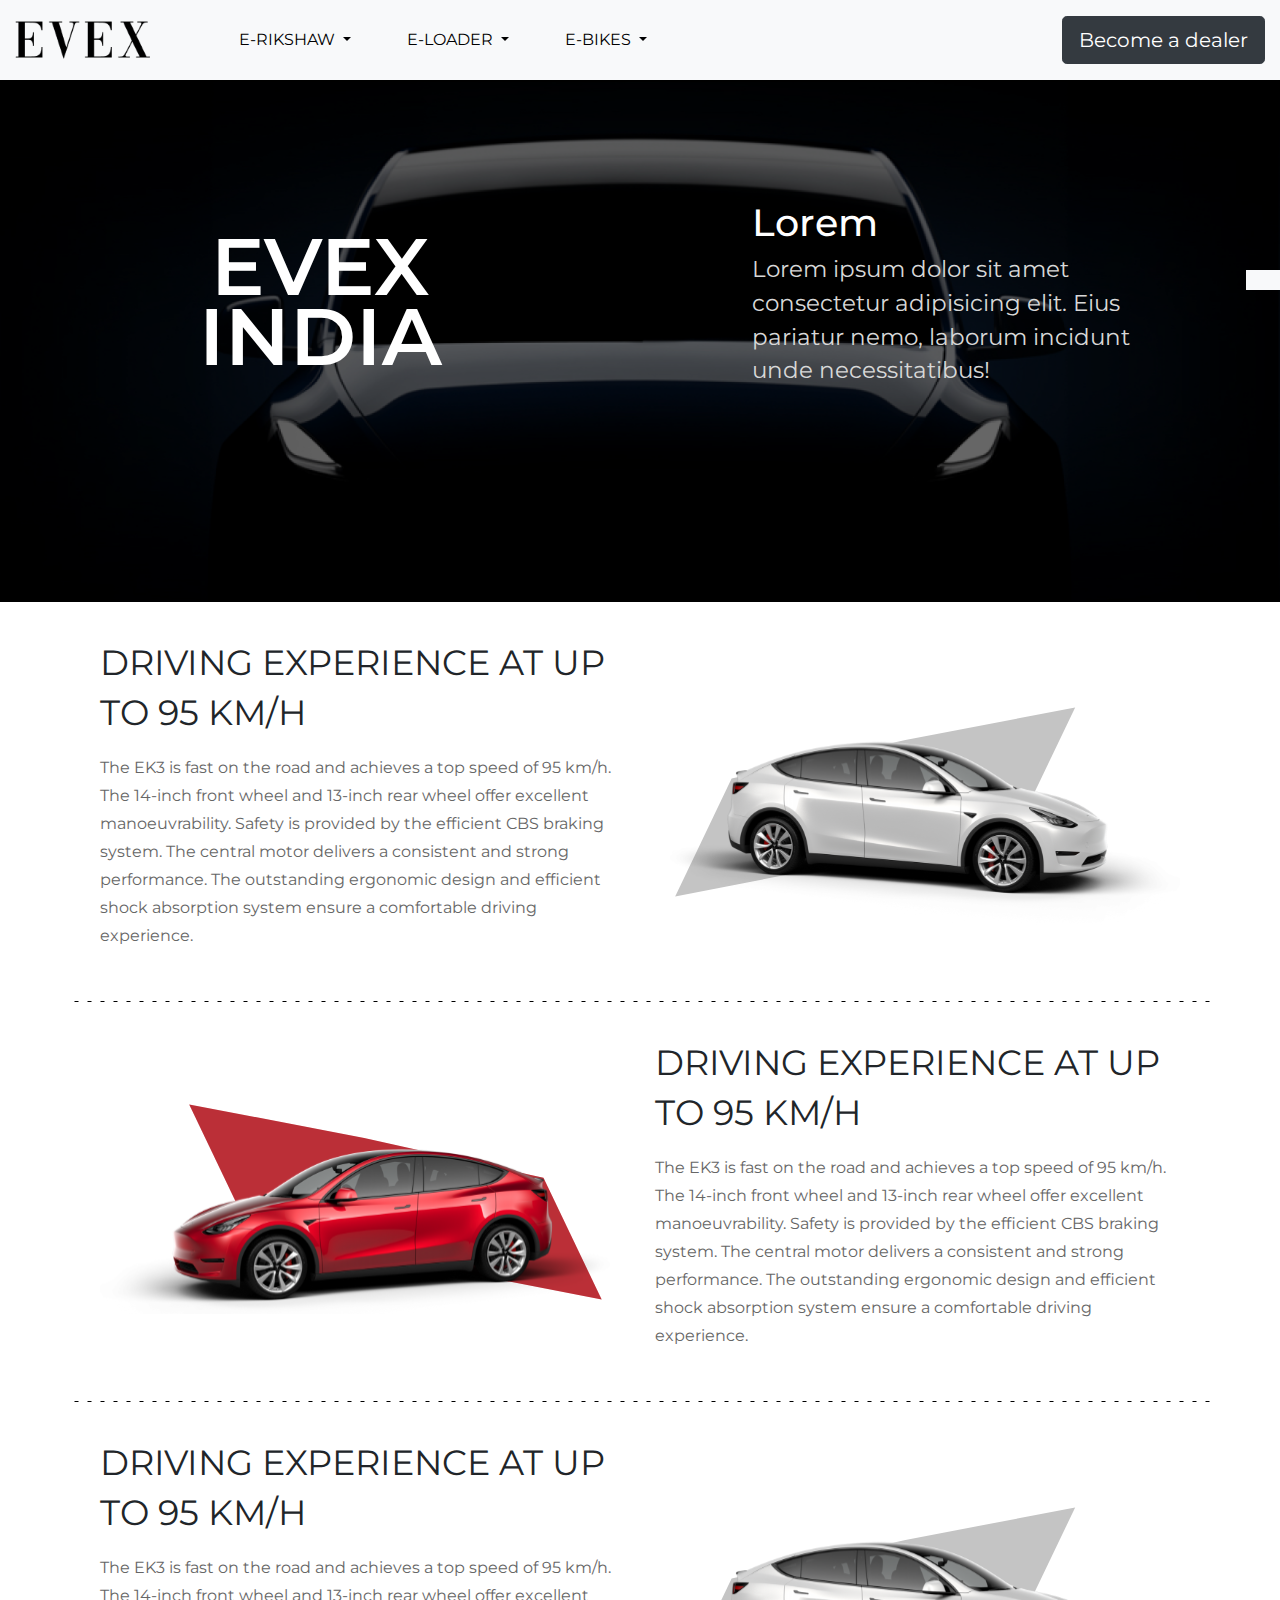
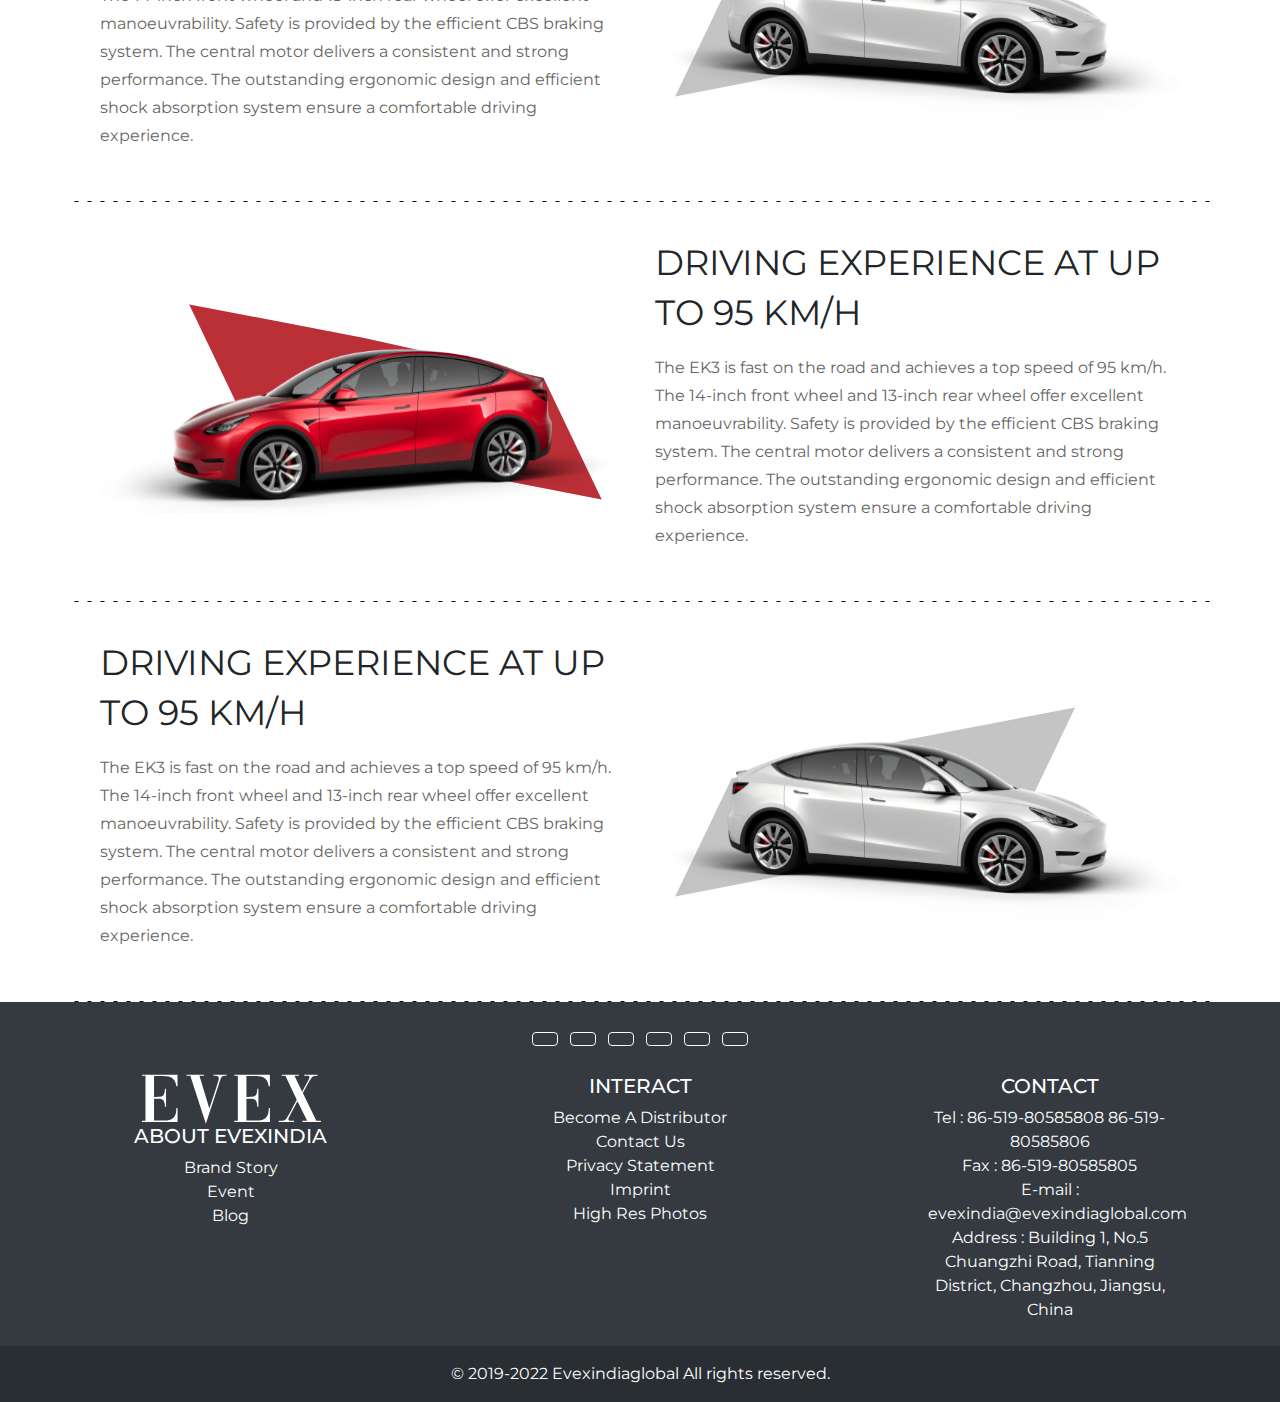
<file: product.html>
<!DOCTYPE html>
<html lang="en">
  <head>
    <meta charset="UTF-8" />
    <meta http-equiv="X-UA-Compatible" content="IE=edge" />
    <meta name="viewport" content="width=device-width, initial-scale=1.0" />
    <title>Product</title>
    <link rel="stylesheet" href="product.css" />
    <!-- CSS only -->
    <link
      href="https://cdn.jsdelivr.net/npm/bootstrap@5.1.3/dist/css/bootstrap.min.css"
      rel="stylesheet"
      integrity="sha384-1BmE4kWBq78iYhFldvKuhfTAU6auU8tT94WrHftjDbrCEXSU1oBoqyl2QvZ6jIW3"
      crossorigin="anonymous"
    />
    <!-- FONTAWESOME  -->
    <link
      rel="stylesheet"
      href="https://cdnjs.cloudflare.com/ajax/libs/font-awesome/6.1.1/css/all.min.css"
      integrity="sha512-KfkfwYDsLkIlwQp6LFnl8zNdLGxu9YAA1QvwINks4PhcElQSvqcyVLLD9aMhXd13uQjoXtEKNosOWaZqXgel0g=="
      crossorigin="anonymous"
      referrerpolicy="no-referrer"
    />
    <link
      href="https://fonts.googleapis.com/css2?family=Montserrat:wght@300;400&display=swap"
      rel="stylesheet"
    />
    <link
      href="https://cdnjs.cloudflare.com/ajax/libs/twitter-bootstrap/4.6.0/css/bootstrap.min.css"
      rel="stylesheet"
    />
  </head>
  <body>
    <header class="d-flex border">
      <nav
        class="navbar navbar-default fixed-top navbar-expand-lg w-100 bg-light"
      >
        <div class="container-fluid">
          <a class="navbar-brand" href="index.html">
            <div class="logo-container">
              <img src="assets/EVEX.png" width="75%" height="75%" alt="logo" />
            </div>
          </a>
          <button
            class="navbar-toggler"
            type="button"
            data-bs-toggle="collapse"
            data-bs-target="#navbarSupportedContent"
            aria-controls="navbarSupportedContent"
            aria-expanded="false"
            aria-label="Toggle navigation"
          >
            <span class="navbar-toggler-icon">
              <i class="fa-solid fa-bars"></i>
            </span>
          </button>
          <div
            class="collapse navbar-collapse justify-content-start"
            id="navbarSupportedContent"
          >
            <ul class="navbar-nav mb-2 mb-lg-0 navbar-ul">
              <li class="nav-item dropdown">
                <a
                  class="nav-link dropdown-toggle"
                  href="#"
                  id="navbarDropdown"
                  role="button"
                  data-bs-toggle="dropdown"
                  aria-expanded="false"
                >
                  e-rikshaw
                </a>
                <ul class="dropdown-menu" aria-labelledby="navbarDropdown">
                  <li>
                    <a class="dropdown-item fs-6" href="#">E-Rikshaw 1</a>
                  </li>
                  <li>
                    <a class="dropdown-item fs-6" href="#">E-Rikshaw 2</a>
                  </li>
                  <li>
                    <a class="dropdown-item fs-6" href="#">E-Rikshaw 3</a>
                  </li>
                  <li>
                    <a class="dropdown-item fs-6" href="#">E-Rikshaw 4</a>
                  </li>
                </ul>
              </li>
              <li class="nav-item dropdown">
                <a
                  class="nav-link dropdown-toggle"
                  href="#"
                  id="navbarDropdown"
                  role="button"
                  data-bs-toggle="dropdown"
                  aria-expanded="false"
                >
                  e-Loader
                </a>
                <ul class="dropdown-menu" aria-labelledby="navbarDropdown">
                  <li><a class="dropdown-item fs-6" href="#">E-Loader 1</a></li>
                  <li><a class="dropdown-item fs-6" href="#">E-Loader 2</a></li>
                  <li><a class="dropdown-item fs-6" href="#">E-Loader 3</a></li>
                  <li><a class="dropdown-item fs-6" href="#">E-Loader 4</a></li>
                </ul>
              </li>
              <li class="nav-item dropdown">
                <a
                  class="nav-link dropdown-toggle"
                  href="#"
                  id="navbarDropdown"
                  role="button"
                  data-bs-toggle="dropdown"
                  aria-expanded="false"
                >
                  e-bikes
                </a>
                <ul class="dropdown-menu" aria-labelledby="navbarDropdown">
                  <li><a class="dropdown-item fs-6" href="#">E-Bike 1</a></li>
                  <li><a class="dropdown-item fs-6" href="#">E-Bike 2</a></li>
                  <li><a class="dropdown-item fs-6" href="#">E-Bike 3</a></li>
                  <li><a class="dropdown-item fs-6" href="#">E-Bike 4</a></li>
                </ul>
              </li>
            </ul>
          </div>
          <div class="dealer-btn">
            <button type="button" class="btn btn-dark btn-lg">
              Become a dealer
            </button>
          </div>
        </div>
      </nav>
    </header>
    <!-- SOCIAL ICONS  -->
    <div class="fixed-social-icons bg-light">
      <ul class="social-icons">
        <li class="social-icon"><i class="fa-brands fa-facebook-f"></i></li>
        <li class="social-icon">
          <i class="fa-brands fa-instagram-square"></i>
        </li>
        <li class="social-icon"><i class="fa-brands fa-linkedin"></i></li>
        <li class="social-icon"><i class="fa-solid fa-envelope"></i></li>
      </ul>
    </div>
    <!-- SOCIAL ICONS  -->
    <section class="hero row">
      <div class="company-name col-xxl-6 col-xl-6 col-lg-6 col-md-12">
        EVEX <br />
        India
      </div>
      <div class="company-more-info col-xxl-6 col-xl-6 col-lg-6 col-md-12">
        <h3 class="title">Lorem</h3>
        <p class="description">
          Lorem ipsum dolor sit amet consectetur adipisicing elit. Eius pariatur
          nemo, laborum incidunt unde necessitatibus!
        </p>
      </div>
    </section>
    <section class="product d-flex justify-content-center align-items-center">
      <div class="card">
        <div class="row g-0 container product-container">
          <div class="col-xxl-6 col-xl-6 col-lg-6 col-md-12 product-info">
            <div class="title fw-bold">DRIVING EXPERIENCE AT UP TO 95 KM/H</div>
            <p class="description">
              The EK3 is fast on the road and achieves a top speed of 95 km/h.
              The 14-inch front wheel and 13-inch rear wheel offer excellent
              manoeuvrability. Safety is provided by the efficient CBS braking
              system. The central motor delivers a consistent and strong
              performance. The outstanding ergonomic design and efficient shock
              absorption system ensure a comfortable driving experience.
            </p>
          </div>
          <div class="col-xxl-6 col-xl-6 col-lg-6 col-md-12 product-img">
            <img src="assets/product1.svg" alt="95" />
          </div>
        </div>
      </div>
    </section>
    <section
      class="product d-flex flex-row-reverse justify-content-center align-items-center"
    >
      <div class="card">
        <div
          class="row g-0 flex-row-reverse container product-container"
        >
          <div class="col-xxl-6 col-xl-6 col-lg-6 col-md-12 product-info">
            <div class="title fw-bold">DRIVING EXPERIENCE AT UP TO 95 KM/H</div>
            <p class="description">
              The EK3 is fast on the road and achieves a top speed of 95 km/h.
              The 14-inch front wheel and 13-inch rear wheel offer excellent
              manoeuvrability. Safety is provided by the efficient CBS braking
              system. The central motor delivers a consistent and strong
              performance. The outstanding ergonomic design and efficient shock
              absorption system ensure a comfortable driving experience.
            </p>
          </div>
          <div class="col-xxl-6 col-xl-6 col-lg-6 col-md-12 product-img">
            <img src="assets/product2.svg" alt="95" />
          </div>
        </div>
      </div>
    </section>
    <section class="product d-flex justify-content-center align-items-center">
      <div class="card">
        <div class="row g-0 container product-container">
          <div class="col-xxl-6 col-xl-6 col-lg-6 col-md-12 product-info">
            <div class="title fw-bold">DRIVING EXPERIENCE AT UP TO 95 KM/H</div>
            <p class="description">
              The EK3 is fast on the road and achieves a top speed of 95 km/h.
              The 14-inch front wheel and 13-inch rear wheel offer excellent
              manoeuvrability. Safety is provided by the efficient CBS braking
              system. The central motor delivers a consistent and strong
              performance. The outstanding ergonomic design and efficient shock
              absorption system ensure a comfortable driving experience.
            </p>
          </div>
          <div class="col-xxl-6 col-xl-6 col-lg-6 col-md-12 product-img">
            <img src="assets/product1.svg" alt="95" />
          </div>
        </div>
      </div>
    </section>
    <section
      class="product d-flex flex-row-reverse justify-content-center align-items-center"
    >
      <div class="card">
        <div
          class="row g-0 flex-row-reverse container product-container"
        >
          <div class="col-xxl-6 col-xl-6 col-lg-6 col-md-12 product-info">
            <div class="title fw-bold">DRIVING EXPERIENCE AT UP TO 95 KM/H</div>
            <p class="description">
              The EK3 is fast on the road and achieves a top speed of 95 km/h.
              The 14-inch front wheel and 13-inch rear wheel offer excellent
              manoeuvrability. Safety is provided by the efficient CBS braking
              system. The central motor delivers a consistent and strong
              performance. The outstanding ergonomic design and efficient shock
              absorption system ensure a comfortable driving experience.
            </p>
          </div>
          <div class="col-xxl-6 col-xl-6 col-lg-6 col-md-12 product-img">
            <img src="assets/product2.svg" alt="95" />
          </div>
        </div>
      </div>
    </section>
    <section class="product d-flex justify-content-center align-items-center">
      <div class="card">
        <div class="row g-0 container product-container">
          <div class="col-xxl-6 col-xl-6 col-lg-6 col-md-12 product-info">
            <div class="title fw-bold">DRIVING EXPERIENCE AT UP TO 95 KM/H</div>
            <p class="description">
              The EK3 is fast on the road and achieves a top speed of 95 km/h.
              The 14-inch front wheel and 13-inch rear wheel offer excellent
              manoeuvrability. Safety is provided by the efficient CBS braking
              system. The central motor delivers a consistent and strong
              performance. The outstanding ergonomic design and efficient shock
              absorption system ensure a comfortable driving experience.
            </p>
          </div>
          <div class="col-xxl-6 col-xl-6 col-lg-6 col-md-12 product-img">
            <img src="assets/product1.svg" alt="95" />
          </div>
        </div>
      </div>
    </section>

    <!-- FOOTER  -->
    <footer class="bg-dark text-center text-white">
      <!-- Grid container -->
      <div class="container p-4">
        <!-- Section: Social media -->
        <section class="mb-4">
          <!-- Facebook -->
          <a
            class="btn btn-outline-light btn-floating m-1"
            href="#!"
            role="button"
            ><i class="fab fa-facebook-f"></i
          ></a>

          <!-- Twitter -->
          <a
            class="btn btn-outline-light btn-floating m-1"
            href="#!"
            role="button"
            ><i class="fab fa-twitter"></i
          ></a>

          <!-- Google -->
          <a
            class="btn btn-outline-light btn-floating m-1"
            href="#!"
            role="button"
            ><i class="fab fa-google"></i
          ></a>

          <!-- Instagram -->
          <a
            class="btn btn-outline-light btn-floating m-1"
            href="#!"
            role="button"
            ><i class="fab fa-instagram"></i
          ></a>

          <!-- Linkedin -->
          <a
            class="btn btn-outline-light btn-floating m-1"
            href="#!"
            role="button"
            ><i class="fab fa-linkedin-in"></i
          ></a>

          <!-- Github -->
          <a
            class="btn btn-outline-light btn-floating m-1"
            href="#!"
            role="button"
            ><i class="fab fa-github"></i
          ></a>
        </section>
        <!-- Section: Social media -->

        <!-- Section: Links -->
        <section class="">
          <!--Grid row-->
          <div class="row d-flex justify-content-between">
            <!--Grid column-->
            <div class="col-lg-3 col-md-6 mb-4 mb-md-0 about">
              <div class="logo-container text-start">
                <img src="assets/EVEX.svg" alt="logo" />
              </div>
              <h5 class="text-uppercase text-start">About EVEXINDIA</h5>

              <ul class="list-unstyled mb-0">
                <li class="text-start">
                  <a href="#!" class="text-white">Brand Story</a>
                </li>
                <li class="text-start">
                  <a href="#!" class="text-white">Event</a>
                </li>
                <li class="text-start">
                  <a href="#!" class="text-white">Blog</a>
                </li>
              </ul>
            </div>
            <div class="col-lg-3 col-md-6 mb-4 mb-md-0">
              <h5 class="text-uppercase text-start">interact</h5>

              <ul class="list-unstyled mb-0">
                <li class="text-start">
                  <a href="#!" class="text-white">Become A Distributor</a>
                </li>
                <li class="text-start">
                  <a href="#!" class="text-white">Contact Us</a>
                </li>
                <li class="text-start">
                  <a href="#!" class="text-white">Privacy Statement</a>
                </li>
                <li class="text-start">
                  <a href="#!" class="text-white">Imprint</a>
                </li>
                <li class="text-start">
                  <a href="#!" class="text-white">High Res Photos</a>
                </li>
              </ul>
            </div>
            <!--Grid column-->

            <!--Grid column-->
            <div class="col-lg-3 col-md-6 mb-4 mb-md-0">
              <h5 class="text-uppercase text-start">CONTACT</h5>

              <ul class="list-unstyled mb-0">
                <li class="text-start">
                  <a href="#!" class="text-white"
                    >Tel : 86-519-80585808 86-519-80585806</a
                  >
                </li>
                <li class="text-start">
                  <a href="#!" class="text-white">Fax : 86-519-80585805</a>
                </li>
                <li class="text-start">
                  <a href="#!" class="text-white"
                    >E-mail : evexindia@evexindiaglobal.com</a
                  >
                </li>
                <li class="text-start">
                  <a href="#!" class="text-white"
                    >Address : Building 1, No.5 Chuangzhi Road, Tianning
                    District, Changzhou, Jiangsu, China</a
                  >
                </li>
              </ul>
            </div>
            <!--Grid column-->
          </div>
          <!--Grid row-->
        </section>
        <!-- Section: Links -->
      </div>
      <!-- Grid container -->

      <!-- Copyright -->
      <div class="text-center p-3" style="background-color: rgba(0, 0, 0, 0.2)">
        © 2019-2022
        <a class="text-white" href="#">
          Evexindiaglobal All rights reserved.
        </a>
      </div>
      <!-- Copyright -->
    </footer>
    <!-- FOOTER  -->

    <!-- JavaScript Bundle with Popper -->
    <script
      src="https://cdn.jsdelivr.net/npm/bootstrap@5.1.3/dist/js/bootstrap.bundle.min.js"
      integrity="sha384-ka7Sk0Gln4gmtz2MlQnikT1wXgYsOg+OMhuP+IlRH9sENBO0LRn5q+8nbTov4+1p"
      crossorigin="anonymous"
    ></script>

    <script src="https://cdnjs.cloudflare.com/ajax/libs/jquery/3.6.0/jquery.min.js"></script>
    <script src="app.js"></script>
  </body>
</html>
</file>
<file: product.css>
* {
  margin: 0;
  padding: 0;
  box-sizing: border-box;
  font-family: "Montserrat", sans-serif;
  font-size: 16px;
}
body {
  background-color: black !important;
}
h1,
h2,
h3,
h4,
h5,
h6,
p {
  margin: 0;
  padding: 0;
}
li {
  list-style: none;
}
li a {
  text-decoration: none;
}
@keyframes slideInLeft {
  0% {
    transform: translateX(-100%);
  }
  50% {
    transform: translateX(10%);
  }
  75% {
    transform: translateX(-5%);
  }
  100% {
    transform: translateX(0%);
  }
}
@keyframes slideInRight {
  0% {
    transform: translateX(100%);
  }
  50% {
    transform: translateX(-10%);
  }
  75% {
    transform: translateX(5%);
  }
  100% {
    transform: translateX(0%);
  }
}
.slide-in-left {
  animation: slideInLeft 0.6s ease-in-out;
}
.slide-in-right {
  animation: slideInRight 0.6s ease-in-out;
}
.fixed-social-icons {
  position: fixed;
  top: 30%;
  right: 0;
  z-index: 10;
}
.fixed-social-icons ul {
  margin: 0;
  padding: 5px 17px;
}
.social-icon {
  margin: 10px 0;
  cursor: pointer;
}
.social-icon i {
  font-size: 1.5rem;
}
.navbar {
  padding: 0 !important;
  height: 80px !important;
  /* position: fixed;
    z-index: 10;
    top: 0; */
}
.fa-bars {
  font-size: 2rem;
}

ul.navbar-ul {
  display: flex;
  justify-content: center;
  margin: 0 0 0 0;
}
.nav-item {
  margin: 0px 20px;
  text-transform: uppercase;
}
.show ul li {
  margin: 5px;
}
.nav-link {
  color: black !important;
  transition: all 0.3s ease;
}
.model {
  color: red !important;
}
.dropdown-menu {
  overflow: hidden;
}
.dropdown-menu li {
  margin: 5px 0;
}
.dropdown-menu li a {
  color: white;
}
.dropdown-item {
  text-transform: capitalize;
  font-family: "Montserrat";
  color: black !important;
  transition: all 0.3s ease;
  overflow: hidden;
}
.dropdown-item:hover {
  color: white !important;
  transform: scale(1.1);
  background-color: #bb2f37 !important;
  transition: all 0.3s ease;
  overflow: hidden;
}
.nav-link:hover {
  color: #bb2f37 !important;
  transform: scale(1.1);
  transition: all 0.3s ease;
}
@media screen and (max-width: 992px) {
  .dealer-btn {
    display: none;
  }
}

/* HERO */
.hero {
  width: 100%;
  height: 600px;
  position: relative;
  color: white;
  display: flex;
  justify-content: center;
  align-items: center;
}
.hero::before {
  content: "";
  height: 100%;
  width: 100%;
  background: black url("assets/hero.png") center/cover no-repeat;
  position: absolute;
  top: 80px;
  z-index: -1;
  opacity: 0.4;
}
.row {
  margin: 0 !important;
}
.company-name {
  font-size: 5rem;
  font-weight: 600;
  text-transform: uppercase;
  line-height: 70px;
  text-align: center;
}
.company-more-info {
  font-size: 15px;
  padding: 0 7rem !important;
}
.company-more-info .title {
  font-size: 2.5em;
}
.company-more-info .description {
  font-size: 1.5em;
  color: rgb(216, 216, 216);
}

/* Product */
.product {
  background: white;
  width: 100%;
  /* height: 400px; */
  /* border-bottom: 2px dashed black; */
}
.different-bg {
  background-color: #dad2d2;
}
.product .row {
  flex-wrap: nowrap !important;
}
.product-container {
  width: 100%;
  height: 400px;
  display: flex;
  justify-content: center;
  align-items: center;
  background-image: linear-gradient(
    to right,
    black 33%,
    rgba(255, 255, 255, 0) 0%
  );
  background-position: bottom;
  background-size: 13px 1px;
  background-repeat: repeat-x;
}
@media screen and (max-width: 992px) {
  .product-container {
    display: flex;
    flex-direction: column;
  }
}
.product-info .title {
  line-height: 50px;
  margin-bottom: 1rem;
  font-size: 2.2rem;
}
.product .description {
  font-size: 16px;
  line-height: 28px;
  color: rgb(102, 102, 102);
}
.product-img {
  display: flex;
  justify-content: center;
  align-items: center;
}
.product-img img {
  width: 100%;
  height: 100%;
}
.card {
  border: none !important;
}
</file>
